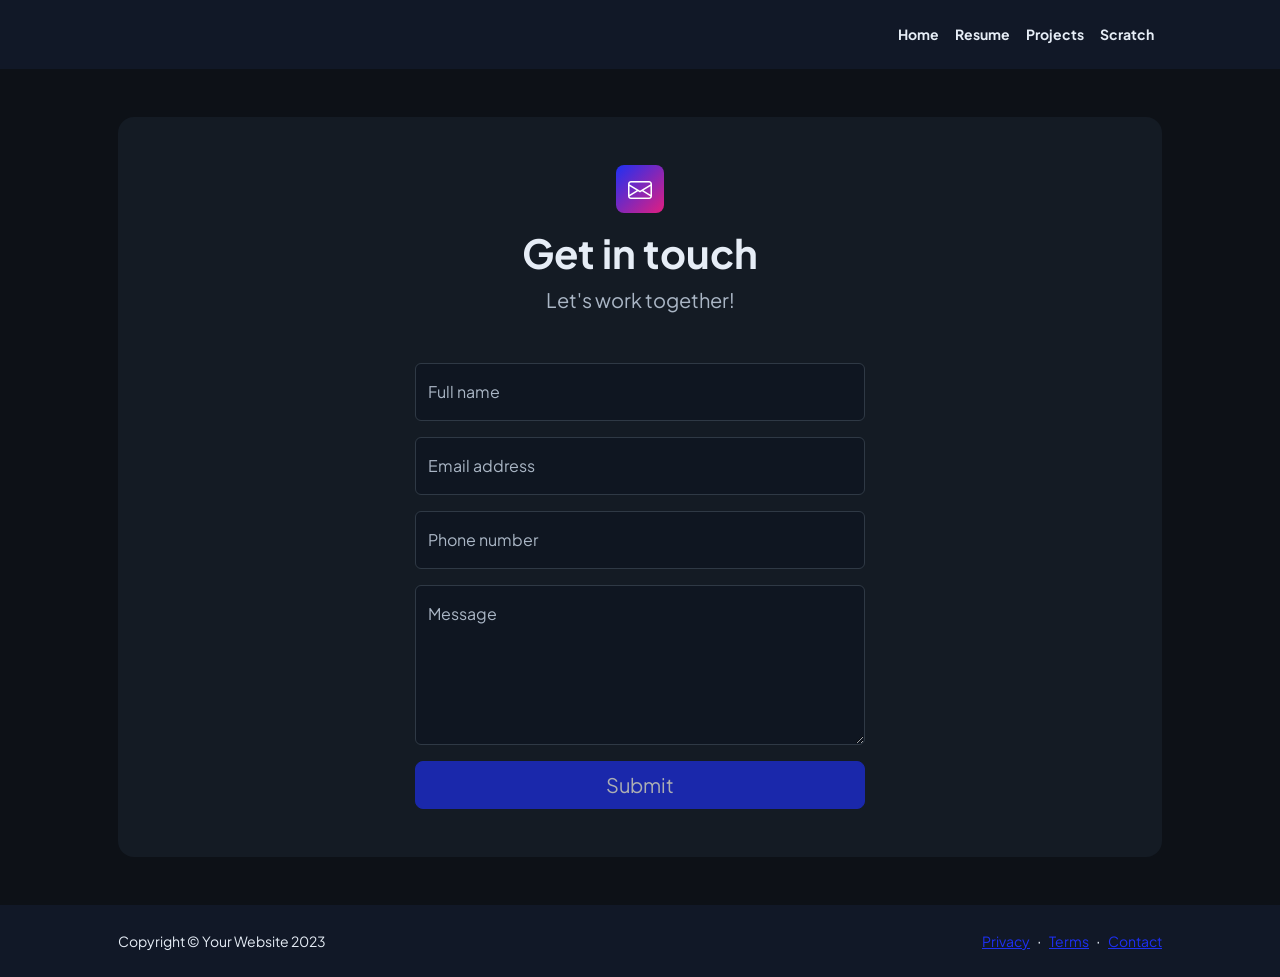
<file: contact.html>
<!DOCTYPE html>
<html lang="en">
    <head>
        <meta charset="utf-8" />
        <meta name="viewport" content="width=device-width, initial-scale=1, shrink-to-fit=no" />
        <meta name="description" content />
        <meta name="author" content />
        <title>Modern Business - Start Bootstrap Template</title>
        <!-- Favicon-->
        <link rel="icon" type="image/x-icon" href="assets/favicon.ico" />
        <!-- Custom Google font-->
        <link rel="preconnect" href="https://fonts.googleapis.com" />
        <link rel="preconnect" href="https://fonts.gstatic.com" crossorigin />
        <link href="https://fonts.googleapis.com/css2?family=Plus+Jakarta+Sans:wght@100;200;300;400;500;600;700;800;900&amp;display=swap" rel="stylesheet" />
        <!-- Bootstrap icons-->
        <link href="https://cdn.jsdelivr.net/npm/bootstrap-icons@1.8.1/font/bootstrap-icons.css" rel="stylesheet" />
        <!-- Core theme CSS (includes Bootstrap)-->
        <link href="css/styles.css" rel="stylesheet" />
    </head>
    <body class="d-flex flex-column">
        <main class="flex-shrink-0">
            <!-- Navigation-->
            <nav class="navbar navbar-expand-lg navbar-light bg-white py-3">
                <div class="container px-5">
                    <button class="navbar-toggler" type="button" data-bs-toggle="collapse" data-bs-target="#navbarSupportedContent" aria-controls="navbarSupportedContent" aria-expanded="false" aria-label="Toggle navigation"><span class="navbar-toggler-icon"></span></button>
                    <div class="collapse navbar-collapse" id="navbarSupportedContent">
                        <ul class="navbar-nav ms-auto mb-2 mb-lg-0 small fw-bolder">
                            <li class="nav-item"><a class="nav-link" href="index.html">Home</a></li>
                            <li class="nav-item"><a class="nav-link" href="resume.html">Resume</a></li>
                            <li class="nav-item"><a class="nav-link" href="projects.html">Projects</a></li>
                            <li class="nav-item"><a class="nav-link" href="scratch.html">Scratch</a></li>
                        </ul>
                    </div>
                </div>
            </nav>
            <!-- Page content-->
            <section class="py-5">
                <div class="container px-5">
                    <!-- Contact form-->
                    <div class="bg-light rounded-4 py-5 px-4 px-md-5">
                        <div class="text-center mb-5">
                            <div class="feature bg-primary bg-gradient-primary-to-secondary text-white rounded-3 mb-3"><i class="bi bi-envelope"></i></div>
                            <h1 class="fw-bolder">Get in touch</h1>
                            <p class="lead fw-normal text-muted mb-0">Let's work together!</p>
                        </div>
                        <div class="row gx-5 justify-content-center">
                            <div class="col-lg-8 col-xl-6">
                                <!-- * * * * * * * * * * * * * * *-->
                                <!-- * * SB Forms Contact Form * *-->
                                <!-- * * * * * * * * * * * * * * *-->
                                <!-- This form is pre-integrated with SB Forms.-->
                                <!-- To make this form functional, sign up at-->
                                <!-- https://startbootstrap.com/solution/contact-forms-->
                                <!-- to get an API token!-->
                                <form id="contactForm" data-sb-form-api-token="API_TOKEN">
                                    <!-- Name input-->
                                    <div class="form-floating mb-3">
                                        <input class="form-control" id="name" type="text" placeholder="Enter your name..." data-sb-validations="required" />
                                        <label for="name">Full name</label>
                                        <div class="invalid-feedback" data-sb-feedback="name:required">A name is required.</div>
                                    </div>
                                    <!-- Email address input-->
                                    <div class="form-floating mb-3">
                                        <input class="form-control" id="email" type="email" placeholder="name@example.com" data-sb-validations="required,email" />
                                        <label for="email">Email address</label>
                                        <div class="invalid-feedback" data-sb-feedback="email:required">An email is required.</div>
                                        <div class="invalid-feedback" data-sb-feedback="email:email">Email is not valid.</div>
                                    </div>
                                    <!-- Phone number input-->
                                    <div class="form-floating mb-3">
                                        <input class="form-control" id="phone" type="tel" placeholder="(123) 456-7890" data-sb-validations="required" />
                                        <label for="phone">Phone number</label>
                                        <div class="invalid-feedback" data-sb-feedback="phone:required">A phone number is required.</div>
                                    </div>
                                    <!-- Message input-->
                                    <div class="form-floating mb-3">
                                        <textarea class="form-control" id="message" type="text" placeholder="Enter your message here..." style="height: 10rem" data-sb-validations="required"></textarea>
                                        <label for="message">Message</label>
                                        <div class="invalid-feedback" data-sb-feedback="message:required">A message is required.</div>
                                    </div>
                                    <!-- Submit success message-->
                                    <!---->
                                    <!-- This is what your users will see when the form-->
                                    <!-- has successfully submitted-->
                                    <div class="d-none" id="submitSuccessMessage">
                                        <div class="text-center mb-3">
                                            <div class="fw-bolder">Form submission successful!</div>
                                            To activate this form, sign up at
                                            <br />
                                            <a href="https://startbootstrap.com/solution/contact-forms">https://startbootstrap.com/solution/contact-forms</a>
                                        </div>
                                    </div>
                                    <!-- Submit error message-->
                                    <!---->
                                    <!-- This is what your users will see when there is-->
                                    <!-- an error submitting the form-->
                                    <div class="d-none" id="submitErrorMessage"><div class="text-center text-danger mb-3">Error sending message!</div></div>
                                    <!-- Submit Button-->
                                    <div class="d-grid"><button class="btn btn-primary btn-lg disabled" id="submitButton" type="submit">Submit</button></div>
                                </form>
                            </div>
                        </div>
                    </div>
                </div>
            </section>
        </main>
        <!-- Footer-->
        <footer class="bg-white py-4 mt-auto">
            <div class="container px-5">
                <div class="row align-items-center justify-content-between flex-column flex-sm-row">
                    <div class="col-auto"><div class="small m-0">Copyright &copy; Your Website 2023</div></div>
                    <div class="col-auto">
                        <a class="small" href="#!">Privacy</a>
                        <span class="mx-1">&middot;</span>
                        <a class="small" href="#!">Terms</a>
                        <span class="mx-1">&middot;</span>
                        <a class="small" href="#!">Contact</a>
                    </div>
                </div>
            </div>
        </footer>
        <!-- Bootstrap core JS-->
        <script src="https://cdn.jsdelivr.net/npm/bootstrap@5.2.3/dist/js/bootstrap.bundle.min.js"></script>
        <!-- Core theme JS-->
        <script src="js/scripts.js"></script>
        <!-- * * * * * * * * * * * * * * * * * * * * * * * * * * * * * * * * * * * * * * * *-->
        <!-- * *                               SB Forms JS                               * *-->
        <!-- * * Activate your form at https://startbootstrap.com/solution/contact-forms * *-->
        <!-- * * * * * * * * * * * * * * * * * * * * * * * * * * * * * * * * * * * * * * * *-->
        <script src="https://cdn.startbootstrap.com/sb-forms-latest.js"></script>
    </body>
</html>
</file>
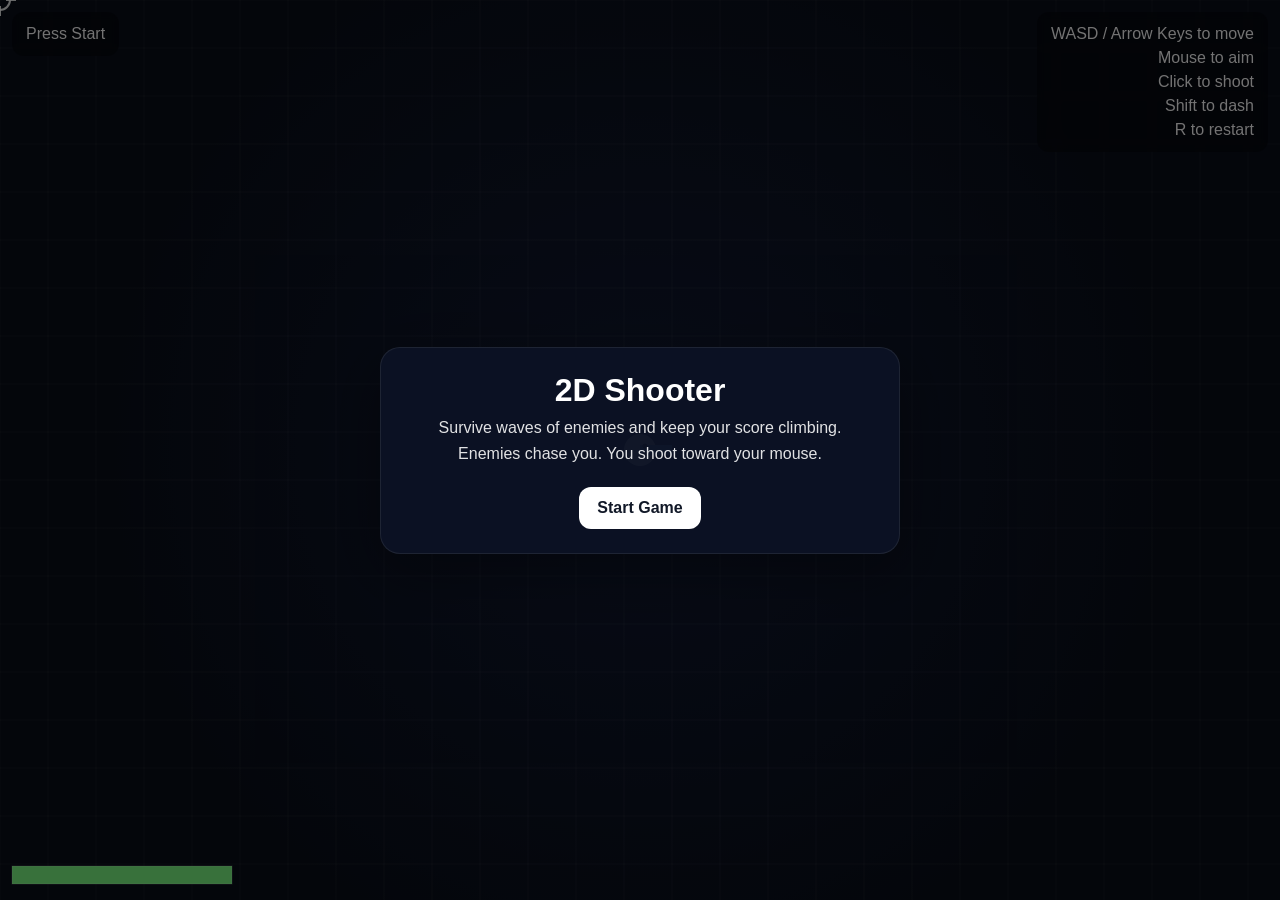
<file: game.html>
<!DOCTYPE html>
<html lang="en">
<head>
  <meta charset="UTF-8" />
  <meta name="viewport" content="width=device-width, initial-scale=1.0" />
  <title>2D Shooter</title>
  <style>
    * { box-sizing: border-box; }
    html, body {
      margin: 0;
      padding: 0;
      overflow: hidden;
      background: #0b1020;
      font-family: Arial, Helvetica, sans-serif;
      color: white;
    }
    canvas {
      display: block;
      background: radial-gradient(circle at center, #111a33 0%, #090d18 70%);
      cursor: crosshair;
    }
    .hud {
      position: fixed;
      top: 12px;
      left: 12px;
      z-index: 10;
      background: rgba(0, 0, 0, 0.35);
      padding: 10px 14px;
      border-radius: 12px;
      backdrop-filter: blur(4px);
      line-height: 1.5;
      user-select: none;
    }
    .help {
      position: fixed;
      right: 12px;
      top: 12px;
      z-index: 10;
      background: rgba(0, 0, 0, 0.35);
      padding: 10px 14px;
      border-radius: 12px;
      backdrop-filter: blur(4px);
      text-align: right;
      line-height: 1.5;
      user-select: none;
    }
    .overlay {
      position: fixed;
      inset: 0;
      display: flex;
      align-items: center;
      justify-content: center;
      background: rgba(0, 0, 0, 0.55);
      z-index: 20;
    }
    .panel {
      width: min(520px, calc(100vw - 32px));
      background: rgba(12, 18, 36, 0.95);
      border: 1px solid rgba(255,255,255,0.08);
      border-radius: 20px;
      padding: 24px;
      box-shadow: 0 18px 60px rgba(0,0,0,0.35);
      text-align: center;
    }
    .panel h1 {
      margin: 0 0 10px;
      font-size: 32px;
    }
    .panel p {
      margin: 8px 0;
      color: rgba(255,255,255,0.88);
    }
    button {
      margin-top: 16px;
      padding: 12px 18px;
      border: none;
      border-radius: 12px;
      background: white;
      color: #111827;
      font-weight: 700;
      font-size: 16px;
      cursor: pointer;
    }
    button:hover { transform: translateY(-1px); }
  </style>
</head>
<body>
  <div class="hud" id="hud"></div>
  <div class="help">
    WASD / Arrow Keys to move<br />
    Mouse to aim<br />
    Click to shoot<br />
    Shift to dash<br />
    R to restart
  </div>
  <canvas id="game"></canvas>

  <div class="overlay" id="startOverlay">
    <div class="panel">
      <h1>2D Shooter</h1>
      <p>Survive waves of enemies and keep your score climbing.</p>
      <p>Enemies chase you. You shoot toward your mouse.</p>
      <button id="startBtn">Start Game</button>
    </div>
  </div>

  <div class="overlay" id="gameOverOverlay" style="display:none;">
    <div class="panel">
      <h1>Game Over</h1>
      <p id="finalScore">Score: 0</p>
      <p id="finalWave">Wave: 1</p>
      <button id="restartBtn">Play Again</button>
    </div>
  </div>

  <script>
    const canvas = document.getElementById('game');
    const ctx = canvas.getContext('2d');
    const hud = document.getElementById('hud');
    const startOverlay = document.getElementById('startOverlay');
    const gameOverOverlay = document.getElementById('gameOverOverlay');
    const finalScore = document.getElementById('finalScore');
    const finalWave = document.getElementById('finalWave');
    const startBtn = document.getElementById('startBtn');
    const restartBtn = document.getElementById('restartBtn');

    function resizeCanvas() {
      canvas.width = window.innerWidth;
      canvas.height = window.innerHeight;
    }
    window.addEventListener('resize', resizeCanvas);
    resizeCanvas();

    const input = {
      up: false,
      down: false,
      left: false,
      right: false,
      shoot: false,
      dash: false,
      mouseX: 0,
      mouseY: 0,
    };

    const keysDown = new Set();

    window.addEventListener('keydown', (e) => {
      keysDown.add(e.key.toLowerCase());
      if (e.key.toLowerCase() === 'r' && state.gameOver) restartGame();
    });

    window.addEventListener('keyup', (e) => {
      keysDown.delete(e.key.toLowerCase());
    });

    canvas.addEventListener('mousemove', (e) => {
      input.mouseX = e.clientX;
      input.mouseY = e.clientY;
    });
    canvas.addEventListener('mousedown', () => input.shoot = true);
    window.addEventListener('mouseup', () => input.shoot = false);

    function syncInput() {
      input.up = keysDown.has('w') || keysDown.has('arrowup');
      input.down = keysDown.has('s') || keysDown.has('arrowdown');
      input.left = keysDown.has('a') || keysDown.has('arrowleft');
      input.right = keysDown.has('d') || keysDown.has('arrowright');
      input.dash = keysDown.has('shift');
    }

    function clamp(v, min, max) {
      return Math.max(min, Math.min(max, v));
    }

    function dist(ax, ay, bx, by) {
      return Math.hypot(ax - bx, ay - by);
    }

    function rand(min, max) {
      return Math.random() * (max - min) + min;
    }

    function circleCollision(a, b) {
      return dist(a.x, a.y, b.x, b.y) < a.r + b.r;
    }

    let state;

    function createState() {
      return {
        running: false,
        gameOver: false,
        time: 0,
        score: 0,
        wave: 1,
        killsThisWave: 0,
        particles: [],
        bullets: [],
        enemies: [],
        pickups: [],
        spawnTimer: 0,
        player: {
          x: canvas.width / 2,
          y: canvas.height / 2,
          r: 16,
          speed: 280,
          hp: 100,
          maxHp: 100,
          angle: 0,
          shootCooldown: 0,
          shootRate: 0.16,
          bulletSpeed: 760,
          bulletDamage: 34,
          dashCooldown: 0,
          dashTimer: 0,
          invuln: 0,
        },
      };
    }

    function resetGameObjects() {
      state = createState();
    }

    function startGame() {
      resetGameObjects();
      state.running = true;
      startOverlay.style.display = 'none';
      gameOverOverlay.style.display = 'none';
    }

    function restartGame() {
      startGame();
    }

    startBtn.addEventListener('click', startGame);
    restartBtn.addEventListener('click', restartGame);

    function spawnEnemy() {
      const edge = Math.floor(Math.random() * 4);
      let x, y;
      const margin = 50;
      if (edge === 0) { x = rand(-margin, canvas.width + margin); y = -margin; }
      else if (edge === 1) { x = canvas.width + margin; y = rand(-margin, canvas.height + margin); }
      else if (edge === 2) { x = rand(-margin, canvas.width + margin); y = canvas.height + margin; }
      else { x = -margin; y = rand(-margin, canvas.height + margin); }

      const scale = 1 + (state.wave - 1) * 0.12;
      const typeRoll = Math.random();
      let enemy;

      if (typeRoll < 0.14 + state.wave * 0.01) {
        enemy = {
          type: 'tank',
          x, y,
          r: 22,
          speed: 80 * scale,
          hp: 120 * scale,
          damage: 20,
          color: '#ff6b6b',
          hitFlash: 0,
        };
      } else if (typeRoll < 0.34) {
        enemy = {
          type: 'fast',
          x, y,
          r: 12,
          speed: 175 * scale,
          hp: 34 * scale,
          damage: 10,
          color: '#ffd166',
          hitFlash: 0,
        };
      } else {
        enemy = {
          type: 'basic',
          x, y,
          r: 16,
          speed: 115 * scale,
          hp: 58 * scale,
          damage: 14,
          color: '#7bdff2',
          hitFlash: 0,
        };
      }

      state.enemies.push(enemy);
    }

    function shootBullet() {
      const p = state.player;
      const angle = Math.atan2(input.mouseY - p.y, input.mouseX - p.x);
      p.angle = angle;
      state.bullets.push({
        x: p.x + Math.cos(angle) * (p.r + 6),
        y: p.y + Math.sin(angle) * (p.r + 6),
        vx: Math.cos(angle) * p.bulletSpeed,
        vy: Math.sin(angle) * p.bulletSpeed,
        r: 4,
        life: 1.2,
        damage: p.bulletDamage,
      });
    }

    function burst(x, y, count, speed) {
      for (let i = 0; i < count; i++) {
        const a = Math.random() * Math.PI * 2;
        const s = Math.random() * speed;
        state.particles.push({
          x,
          y,
          vx: Math.cos(a) * s,
          vy: Math.sin(a) * s,
          life: rand(0.2, 0.6),
          maxLife: 0.6,
          r: rand(1, 3),
        });
      }
    }

    function maybeDropPickup(x, y) {
      if (Math.random() < 0.13) {
        state.pickups.push({
          x,
          y,
          r: 10,
          kind: Math.random() < 0.7 ? 'heal' : 'rapid',
          life: 10,
        });
      }
    }

    function update(dt) {
      syncInput();
      if (!state.running || state.gameOver) return;

      const p = state.player;
      state.time += dt;
      p.shootCooldown -= dt;
      p.dashCooldown -= dt;
      p.dashTimer -= dt;
      p.invuln -= dt;

      let dx = 0;
      let dy = 0;
      if (input.up) dy -= 1;
      if (input.down) dy += 1;
      if (input.left) dx -= 1;
      if (input.right) dx += 1;
      const len = Math.hypot(dx, dy) || 1;
      dx /= len;
      dy /= len;

      let moveSpeed = p.speed;
      if (input.dash && p.dashCooldown <= 0) {
        p.dashTimer = 0.12;
        p.dashCooldown = 1.2;
        p.invuln = 0.16;
      }
      if (p.dashTimer > 0) moveSpeed = 680;

      p.x += dx * moveSpeed * dt;
      p.y += dy * moveSpeed * dt;
      p.x = clamp(p.x, p.r, canvas.width - p.r);
      p.y = clamp(p.y, p.r, canvas.height - p.r);
      p.angle = Math.atan2(input.mouseY - p.y, input.mouseX - p.x);

      if (input.shoot && p.shootCooldown <= 0) {
        shootBullet();
        p.shootCooldown = p.shootRate;
      }

      const baseSpawnRate = Math.max(0.25, 1.0 - state.wave * 0.06);
      state.spawnTimer -= dt;
      if (state.spawnTimer <= 0) {
        spawnEnemy();
        state.spawnTimer = rand(baseSpawnRate * 0.65, baseSpawnRate * 1.15);
      }

      for (let i = state.bullets.length - 1; i >= 0; i--) {
        const b = state.bullets[i];
        b.x += b.vx * dt;
        b.y += b.vy * dt;
        b.life -= dt;
        if (
          b.life <= 0 ||
          b.x < -20 || b.x > canvas.width + 20 ||
          b.y < -20 || b.y > canvas.height + 20
        ) {
          state.bullets.splice(i, 1);
        }
      }

      for (let i = state.enemies.length - 1; i >= 0; i--) {
        const e = state.enemies[i];
        e.hitFlash -= dt;
        const ang = Math.atan2(p.y - e.y, p.x - e.x);
        e.x += Math.cos(ang) * e.speed * dt;
        e.y += Math.sin(ang) * e.speed * dt;

        for (let j = state.bullets.length - 1; j >= 0; j--) {
          const b = state.bullets[j];
          if (circleCollision(e, b)) {
            e.hp -= b.damage;
            e.hitFlash = 0.08;
            burst(b.x, b.y, 5, 90);
            state.bullets.splice(j, 1);
            if (e.hp <= 0) {
              burst(e.x, e.y, 18, 150);
              maybeDropPickup(e.x, e.y);
              const points = e.type === 'tank' ? 30 : e.type === 'fast' ? 15 : 20;
              state.score += points;
              state.killsThisWave += 1;
              state.enemies.splice(i, 1);
              break;
            }
          }
        }
      }

      for (let i = state.enemies.length - 1; i >= 0; i--) {
        const e = state.enemies[i];
        if (circleCollision(e, p) && p.invuln <= 0) {
          p.hp -= e.damage;
          p.invuln = 0.5;
          const ang = Math.atan2(p.y - e.y, p.x - e.x);
          p.x += Math.cos(ang) * 28;
          p.y += Math.sin(ang) * 28;
          burst(p.x, p.y, 12, 160);
          if (p.hp <= 0) {
            p.hp = 0;
            state.gameOver = true;
            state.running = false;
            finalScore.textContent = `Score: ${state.score}`;
            finalWave.textContent = `Wave: ${state.wave}`;
            gameOverOverlay.style.display = 'flex';
            return;
          }
        }
      }

      for (let i = state.pickups.length - 1; i >= 0; i--) {
        const item = state.pickups[i];
        item.life -= dt;
        if (item.life <= 0) {
          state.pickups.splice(i, 1);
          continue;
        }
        if (circleCollision(item, p)) {
          if (item.kind === 'heal') {
            p.hp = Math.min(p.maxHp, p.hp + 22);
          } else {
            p.shootRate = Math.max(0.08, p.shootRate - 0.015);
          }
          burst(item.x, item.y, 14, 140);
          state.pickups.splice(i, 1);
        }
      }

      for (let i = state.particles.length - 1; i >= 0; i--) {
        const pt = state.particles[i];
        pt.x += pt.vx * dt;
        pt.y += pt.vy * dt;
        pt.vx *= 0.98;
        pt.vy *= 0.98;
        pt.life -= dt;
        if (pt.life <= 0) state.particles.splice(i, 1);
      }

      const waveThreshold = 10 + (state.wave - 1) * 6;
      if (state.killsThisWave >= waveThreshold) {
        state.wave += 1;
        state.killsThisWave = 0;
      }

      hud.innerHTML = `
        <strong>Score:</strong> ${state.score}<br>
        <strong>Wave:</strong> ${state.wave}<br>
        <strong>Health:</strong> ${Math.ceil(p.hp)} / ${p.maxHp}<br>
        <strong>Fire Rate:</strong> ${p.shootRate.toFixed(2)}s<br>
        <strong>Dash:</strong> ${p.dashCooldown > 0 ? p.dashCooldown.toFixed(1) + 's' : 'Ready'}
      `;
    }

    function drawGrid() {
      const gap = 48;
      ctx.save();
      ctx.strokeStyle = 'rgba(255,255,255,0.05)';
      ctx.lineWidth = 1;
      for (let x = 0; x < canvas.width; x += gap) {
        ctx.beginPath();
        ctx.moveTo(x, 0);
        ctx.lineTo(x, canvas.height);
        ctx.stroke();
      }
      for (let y = 0; y < canvas.height; y += gap) {
        ctx.beginPath();
        ctx.moveTo(0, y);
        ctx.lineTo(canvas.width, y);
        ctx.stroke();
      }
      ctx.restore();
    }

    function drawPlayer() {
      const p = state.player;
      ctx.save();
      ctx.translate(p.x, p.y);
      ctx.rotate(p.angle);

      if (p.invuln > 0) {
        ctx.globalAlpha = 0.6 + Math.sin(performance.now() * 0.03) * 0.2;
      }

      ctx.fillStyle = '#ffffff';
      ctx.beginPath();
      ctx.arc(0, 0, p.r, 0, Math.PI * 2);
      ctx.fill();

      ctx.fillStyle = '#58a6ff';
      ctx.fillRect(0, -5, p.r + 16, 10);

      ctx.fillStyle = '#0b1020';
      ctx.beginPath();
      ctx.arc(5, -4, 2.5, 0, Math.PI * 2);
      ctx.arc(5, 4, 2.5, 0, Math.PI * 2);
      ctx.fill();

      ctx.restore();
    }

    function drawEnemies() {
      for (const e of state.enemies) {
        ctx.save();
        ctx.translate(e.x, e.y);
        ctx.fillStyle = e.hitFlash > 0 ? '#ffffff' : e.color;
        ctx.beginPath();
        ctx.arc(0, 0, e.r, 0, Math.PI * 2);
        ctx.fill();

        const hpW = e.r * 2;
        ctx.fillStyle = 'rgba(0,0,0,0.35)';
        ctx.fillRect(-e.r, -e.r - 12, hpW, 5);
        ctx.fillStyle = '#7CFC84';
        const maxHp = e.type === 'tank' ? 120 * (1 + (state.wave - 1) * 0.12)
                     : e.type === 'fast' ? 34 * (1 + (state.wave - 1) * 0.12)
                     : 58 * (1 + (state.wave - 1) * 0.12);
        ctx.fillRect(-e.r, -e.r - 12, hpW * Math.max(0, e.hp / maxHp), 5);
        ctx.restore();
      }
    }

    function drawBullets() {
      ctx.fillStyle = '#ffffff';
      for (const b of state.bullets) {
        ctx.beginPath();
        ctx.arc(b.x, b.y, b.r, 0, Math.PI * 2);
        ctx.fill();
      }
    }

    function drawPickups() {
      for (const item of state.pickups) {
        ctx.save();
        ctx.translate(item.x, item.y);
        ctx.fillStyle = item.kind === 'heal' ? '#7CFC84' : '#ffd166';
        ctx.beginPath();
        ctx.arc(0, 0, item.r, 0, Math.PI * 2);
        ctx.fill();
        ctx.fillStyle = '#111827';
        if (item.kind === 'heal') {
          ctx.fillRect(-2, -6, 4, 12);
          ctx.fillRect(-6, -2, 12, 4);
        } else {
          ctx.fillRect(-5, -2, 10, 4);
          ctx.fillRect(1, -6, 4, 12);
        }
        ctx.restore();
      }
    }

    function drawParticles() {
      ctx.fillStyle = 'rgba(255,255,255,0.8)';
      for (const pt of state.particles) {
        ctx.globalAlpha = Math.max(0, pt.life / pt.maxLife);
        ctx.beginPath();
        ctx.arc(pt.x, pt.y, pt.r, 0, Math.PI * 2);
        ctx.fill();
      }
      ctx.globalAlpha = 1;
    }

    function drawCrosshair() {
      const x = input.mouseX;
      const y = input.mouseY;
      ctx.save();
      ctx.strokeStyle = 'rgba(255,255,255,0.9)';
      ctx.lineWidth = 2;
      ctx.beginPath();
      ctx.arc(x, y, 10, 0, Math.PI * 2);
      ctx.stroke();
      ctx.beginPath();
      ctx.moveTo(x - 16, y);
      ctx.lineTo(x - 6, y);
      ctx.moveTo(x + 6, y);
      ctx.lineTo(x + 16, y);
      ctx.moveTo(x, y - 16);
      ctx.lineTo(x, y - 6);
      ctx.moveTo(x, y + 6);
      ctx.lineTo(x, y + 16);
      ctx.stroke();
      ctx.restore();
    }

    function drawHealthBar() {
      const p = state.player;
      const w = 220;
      const h = 18;
      const x = 12;
      const y = canvas.height - 34;
      ctx.fillStyle = 'rgba(0,0,0,0.35)';
      ctx.fillRect(x, y, w, h);
      ctx.fillStyle = '#7CFC84';
      ctx.fillRect(x, y, w * (p.hp / p.maxHp), h);
      ctx.strokeStyle = 'rgba(255,255,255,0.2)';
      ctx.strokeRect(x, y, w, h);
    }

    function render() {
      ctx.clearRect(0, 0, canvas.width, canvas.height);
      drawGrid();

      if (state) {
        drawPickups();
        drawBullets();
        drawEnemies();
        drawParticles();
        drawPlayer();
        drawHealthBar();
      }

      drawCrosshair();
    }

    let last = performance.now();
    resetGameObjects();
    hud.innerHTML = 'Press Start';

    function loop(now) {
      const dt = Math.min(0.033, (now - last) / 1000);
      last = now;
      update(dt);
      render();
      requestAnimationFrame(loop);
    }

    requestAnimationFrame(loop);
  </script>
</body>
</html>
</file>
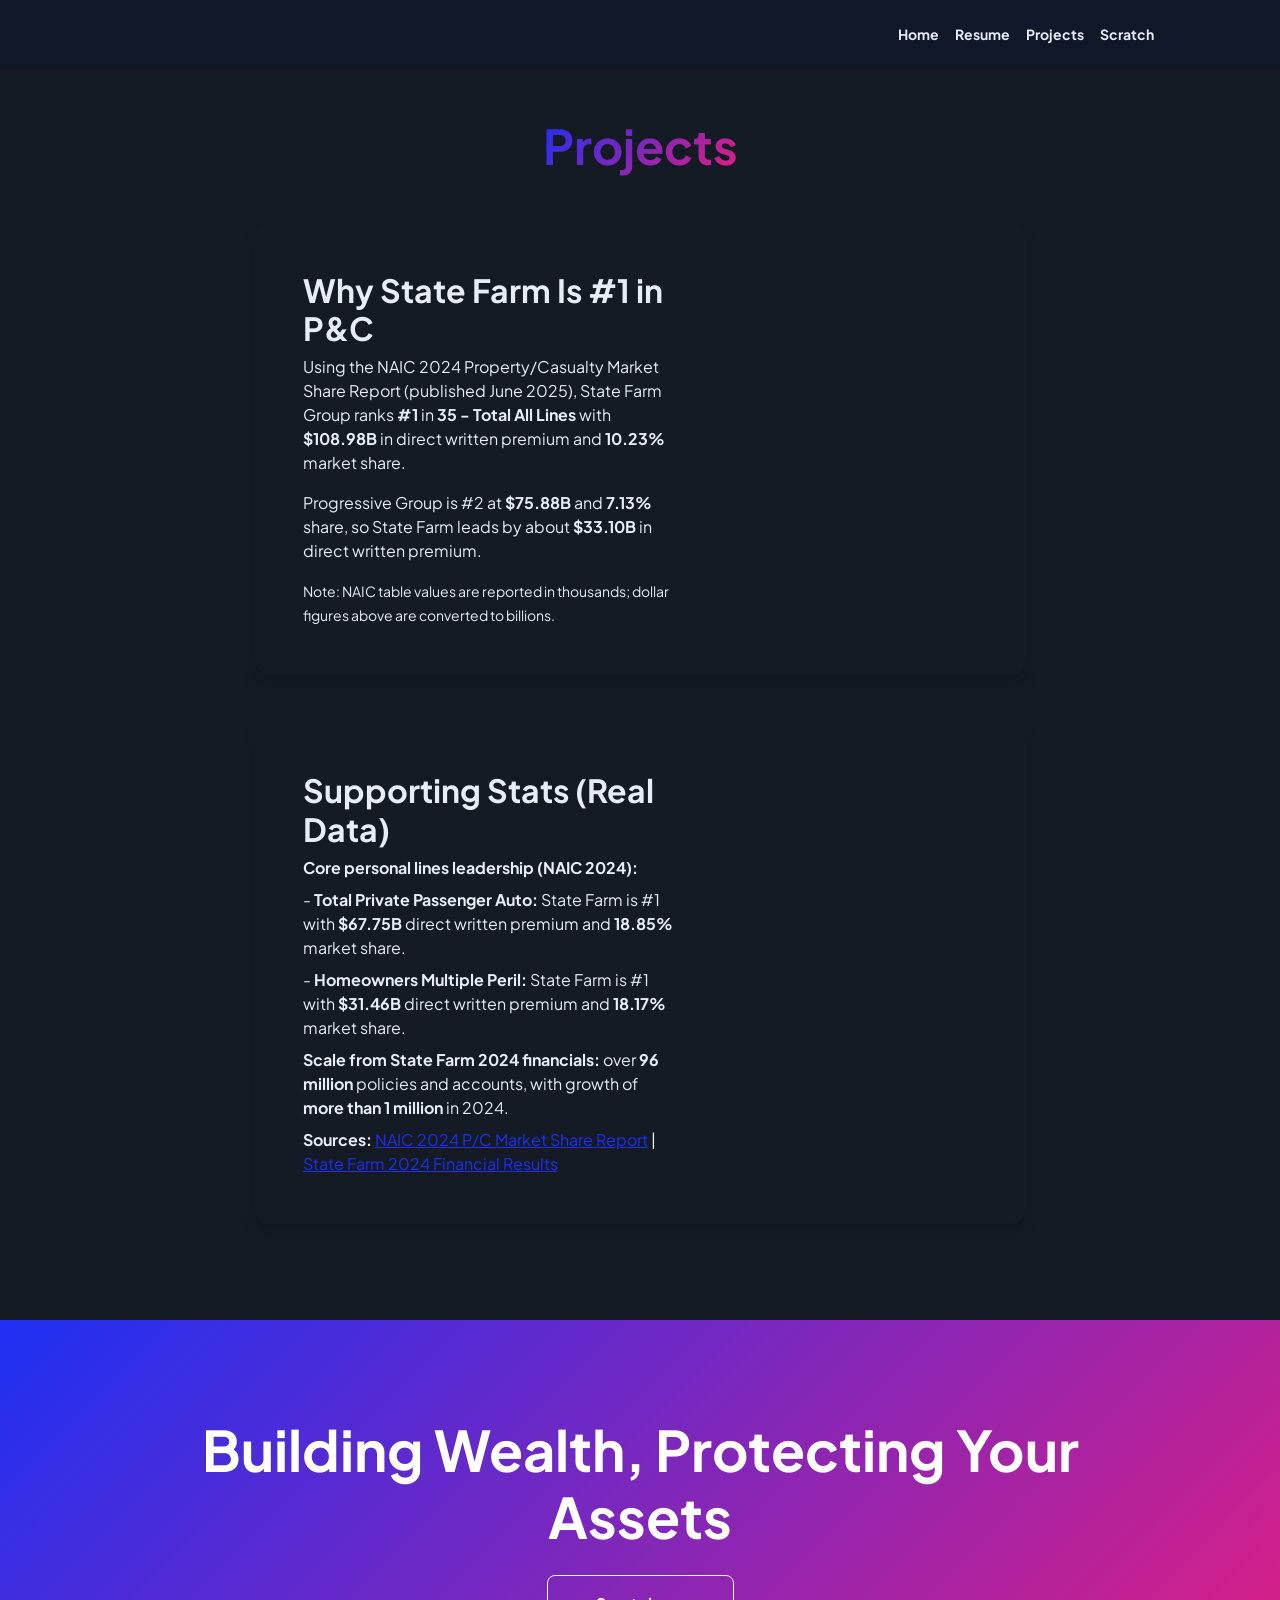
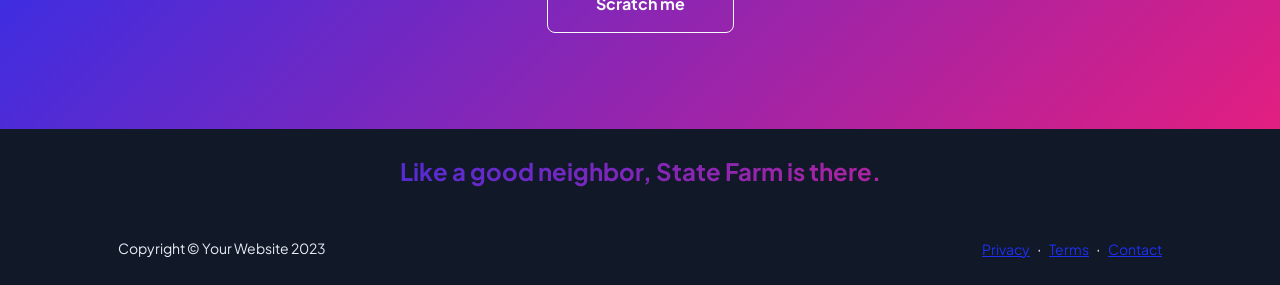
<file: projects.html>
<!DOCTYPE html>
<html lang="en">
    <head>
        <meta charset="utf-8" />
        <meta name="viewport" content="width=device-width, initial-scale=1, shrink-to-fit=no" />
        <meta name="description" content="" />
        <meta name="author" content="" />
        <title>Modern Business - Start Bootstrap Template</title>
        <!-- Favicon-->
        <link rel="icon" type="image/x-icon" href="assets/favicon.ico" />
        <!-- Custom Google font-->
        <link rel="preconnect" href="https://fonts.googleapis.com" />
        <link rel="preconnect" href="https://fonts.gstatic.com" crossorigin />
        <link href="https://fonts.googleapis.com/css2?family=Plus+Jakarta+Sans:wght@100;200;300;400;500;600;700;800;900&amp;display=swap" rel="stylesheet" />
        <!-- Bootstrap icons-->
        <link href="https://cdn.jsdelivr.net/npm/bootstrap-icons@1.8.1/font/bootstrap-icons.css" rel="stylesheet" />
        <!-- Core theme CSS (includes Bootstrap)-->
        <link href="css/styles.css" rel="stylesheet" />
    </head>
    <body class="d-flex flex-column h-100 bg-light projects-page">
        <main class="flex-shrink-0">
            <!-- Navigation-->
            <nav class="navbar navbar-expand-lg navbar-light bg-white py-3">
                <div class="container px-5">
                    <button class="navbar-toggler" type="button" data-bs-toggle="collapse" data-bs-target="#navbarSupportedContent" aria-controls="navbarSupportedContent" aria-expanded="false" aria-label="Toggle navigation"><span class="navbar-toggler-icon"></span></button>
                    <div class="collapse navbar-collapse" id="navbarSupportedContent">
                        <ul class="navbar-nav ms-auto mb-2 mb-lg-0 small fw-bolder">
                            <li class="nav-item"><a class="nav-link" href="index.html">Home</a></li>
                            <li class="nav-item"><a class="nav-link" href="resume.html">Resume</a></li>
                            <li class="nav-item"><a class="nav-link" href="projects.html">Projects</a></li>
                            <li class="nav-item"><a class="nav-link" href="scratch.html">Scratch</a></li>
                        </ul>
                    </div>
                </div>
            </nav>
            <!-- Projects Section-->
            <section class="py-5">
                <div class="container px-5 mb-5">
                    <div class="text-center mb-5">
                        <h1 class="display-5 fw-bolder mb-0"><span class="text-gradient d-inline">Projects</span></h1>
                    </div>
                    <div class="row gx-5 justify-content-center">
                        <div class="col-lg-11 col-xl-9 col-xxl-8">
                            <!-- Project Card 1-->
                            <div class="card overflow-hidden shadow rounded-4 border-0 mb-5">
                                <div class="card-body p-0">
                                    <div class="d-flex align-items-center">
                                        <div class="p-5">
                                            <h2 class="fw-bolder">Why State Farm Is #1 in P&amp;C</h2>
                                            <p>Using the NAIC 2024 Property/Casualty Market Share Report (published June 2025), State Farm Group ranks <strong>#1</strong> in <strong>35 - Total All Lines</strong> with <strong>$108.98B</strong> in direct written premium and <strong>10.23%</strong> market share.</p>
                                            <p>Progressive Group is #2 at <strong>$75.88B</strong> and <strong>7.13%</strong> share, so State Farm leads by about <strong>$33.10B</strong> in direct written premium.</p>
                                            <p class="mb-0"><small>Note: NAIC table values are reported in thousands; dollar figures above are converted to billions.</small></p>
                                        </div>
                                        <iframe width="560" height="315" src="https://www.youtube.com/embed/1h7d4EC671M?si=NCQoJuXDcDk9X6nm" title="YouTube video player" frameborder="0" allow="accelerometer; autoplay; clipboard-write; encrypted-media; gyroscope; picture-in-picture; web-share" referrerpolicy="strict-origin-when-cross-origin" allowfullscreen></iframe>
                                    </div>
                                </div>
                            </div>
                            <!-- Project Card 2-->
                            <div class="card overflow-hidden shadow rounded-4 border-0">
                                <div class="card-body p-0">
                                    <div class="d-flex align-items-center">
                                        <div class="p-5">
                                            <h2 class="fw-bolder">Supporting Stats (Real Data)</h2>
                                            <p class="mb-2"><strong>Core personal lines leadership (NAIC 2024):</strong></p>
                                            <p class="mb-2">- <strong>Total Private Passenger Auto:</strong> State Farm is #1 with <strong>$67.75B</strong> direct written premium and <strong>18.85%</strong> market share.</p>
                                            <p class="mb-2">- <strong>Homeowners Multiple Peril:</strong> State Farm is #1 with <strong>$31.46B</strong> direct written premium and <strong>18.17%</strong> market share.</p>
                                            <p class="mb-2"><strong>Scale from State Farm 2024 financials:</strong> over <strong>96 million</strong> policies and accounts, with growth of <strong>more than 1 million</strong> in 2024.</p>
                                            <p class="mb-0"><strong>Sources:</strong> <a href="https://content.naic.org/sites/default/files/publication-msr-pb-property-casualty.pdf" target="_blank" rel="noopener noreferrer">NAIC 2024 P/C Market Share Report</a> | <a href="https://newsroom.statefarm.com/2024-state-farm-financial-results/" target="_blank" rel="noopener noreferrer">State Farm 2024 Financial Results</a></p>
                                        </div>
                                        <iframe width="560" height="315" src="https://www.youtube.com/embed/k9pwSF8qrfU?si=796iYrUpn7SFJ2CR" title="YouTube video player" frameborder="0" allow="accelerometer; autoplay; clipboard-write; encrypted-media; gyroscope; picture-in-picture; web-share" referrerpolicy="strict-origin-when-cross-origin" allowfullscreen></iframe>
                                    </div>
                                </div>
                            </div>
                        </div>
                    </div>
                </div>
            </section>
            <!-- Call to action section-->
            <section class="py-5 bg-gradient-primary-to-secondary text-white">
                <div class="container px-5 my-5">
                    <div class="text-center">
                        <h2 class="display-4 fw-bolder mb-4">Building Wealth, Protecting Your Assets</h2>
                        <a class="btn btn-outline-light btn-lg px-5 py-3 fs-6 fw-bolder" href="scratch.html">Scratch me</a>
                    </div>
                </div>
            </section>
            <section class="py-4 bg-white">
                <div class="container px-5">
                    <p class="text-center fw-bolder fs-4 mb-0 text-gradient">Like a good neighbor, State Farm is there.</p>
                </div>
            </section>
        </main>
        <!-- Footer-->
        <footer class="bg-white py-4 mt-auto">
            <div class="container px-5">
                <div class="row align-items-center justify-content-between flex-column flex-sm-row">
                    <div class="col-auto"><div class="small m-0">Copyright &copy; Your Website 2023</div></div>
                    <div class="col-auto">
                        <a class="small" href="#!">Privacy</a>
                        <span class="mx-1">&middot;</span>
                        <a class="small" href="#!">Terms</a>
                        <span class="mx-1">&middot;</span>
                        <a class="small" href="#!">Contact</a>
                    </div>
                </div>
            </div>
        </footer>
        <!-- Bootstrap core JS-->
        <script src="https://cdn.jsdelivr.net/npm/bootstrap@5.2.3/dist/js/bootstrap.bundle.min.js"></script>
        <!-- Core theme JS-->
        <script src="js/scripts.js"></script>
    </body>
</html>
</file>
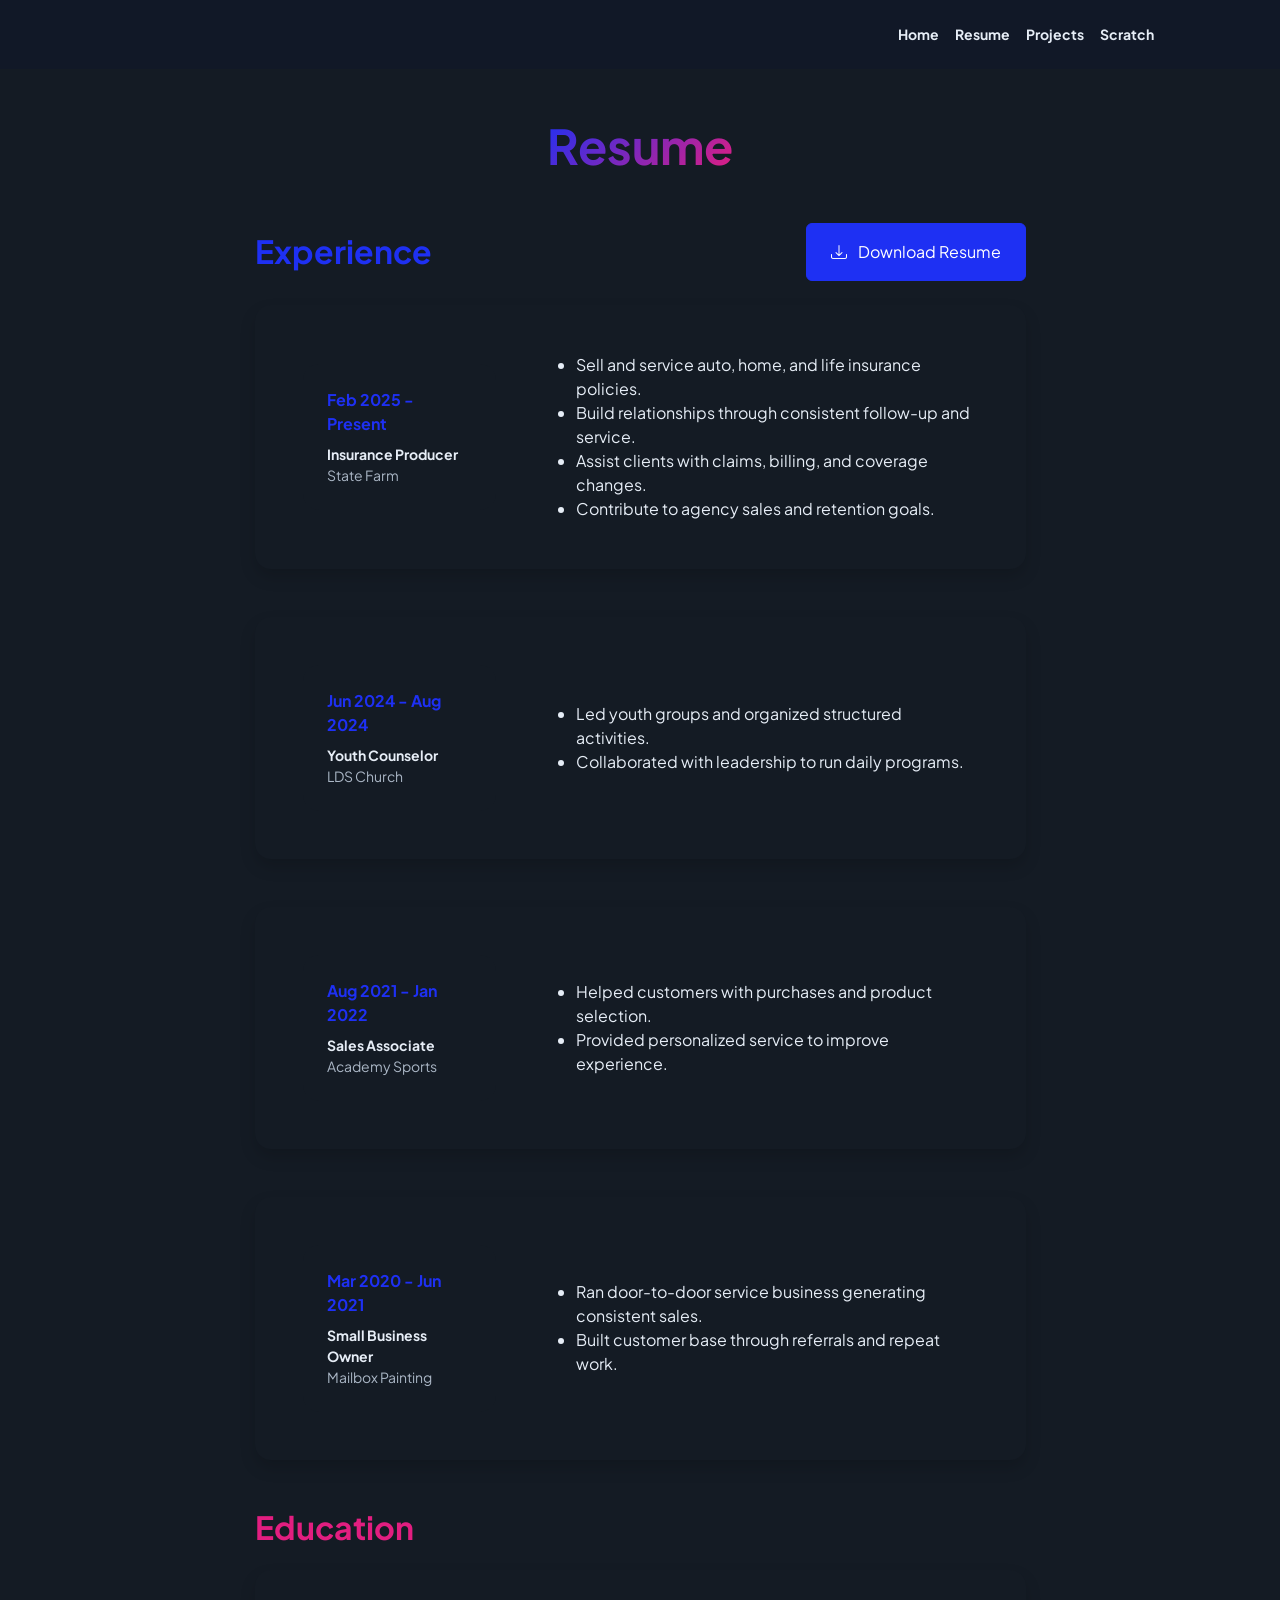
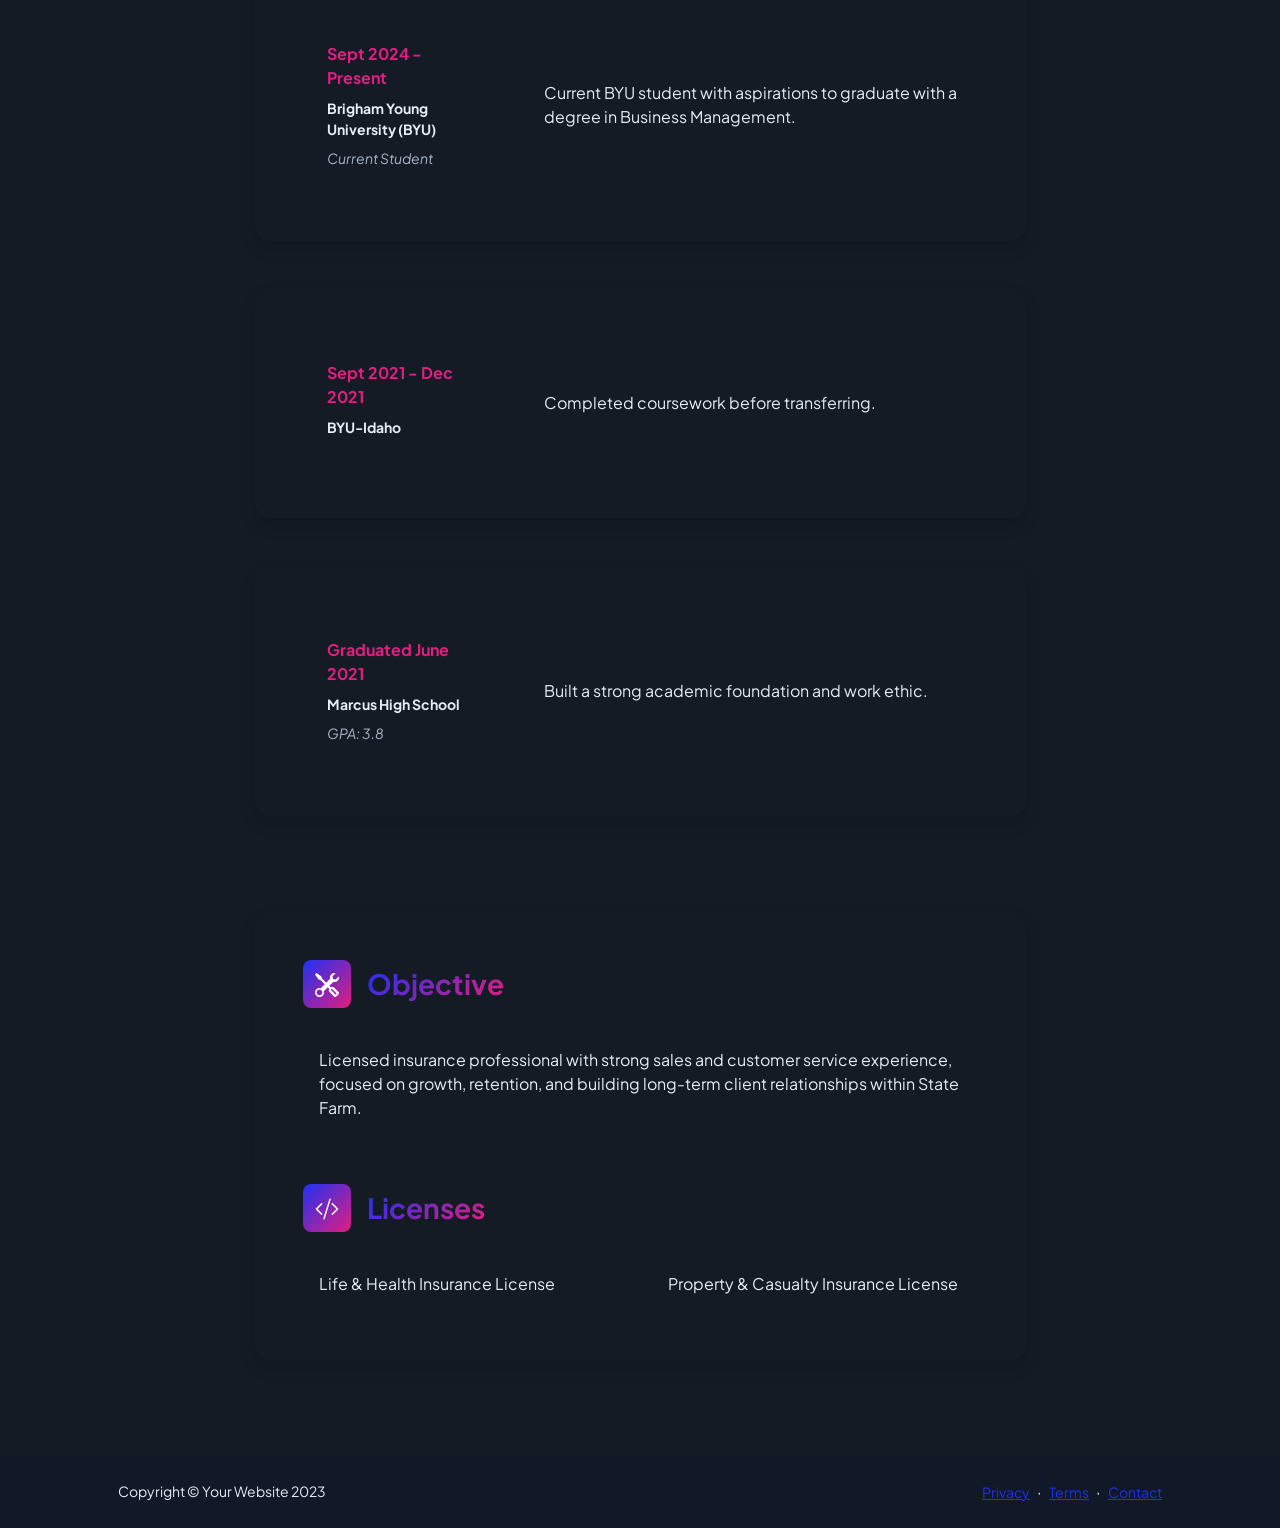
<file: resume.html>
<!DOCTYPE html>
<html lang="en">
    <head>
        <meta charset="utf-8" />
        <meta name="viewport" content="width=device-width, initial-scale=1, shrink-to-fit=no" />
        <meta name="description" content="" />
        <meta name="author" content="" />
        <title>Personal - Start Bootstrap Template</title>
        <!-- Favicon-->
        <link rel="icon" type="image/x-icon" href="assets/favicon.ico" />
        <!-- Custom Google font-->
        <link rel="preconnect" href="https://fonts.googleapis.com" />
        <link rel="preconnect" href="https://fonts.gstatic.com" crossorigin />
        <link href="https://fonts.googleapis.com/css2?family=Plus+Jakarta+Sans:wght@100;200;300;400;500;600;700;800;900&amp;display=swap" rel="stylesheet" />
        <!-- Bootstrap icons-->
        <link href="https://cdn.jsdelivr.net/npm/bootstrap-icons@1.8.1/font/bootstrap-icons.css" rel="stylesheet" />
        <!-- Core theme CSS (includes Bootstrap)-->
        <link href="css/styles.css" rel="stylesheet" />
    </head>
    <body class="d-flex flex-column h-100 bg-light resume-page">
        <main class="flex-shrink-0">
            <!-- Navigation-->
            <nav class="navbar navbar-expand-lg navbar-light bg-white py-3">
                <div class="container px-5">
                    <button class="navbar-toggler" type="button" data-bs-toggle="collapse" data-bs-target="#navbarSupportedContent" aria-controls="navbarSupportedContent" aria-expanded="false" aria-label="Toggle navigation"><span class="navbar-toggler-icon"></span></button>
                    <div class="collapse navbar-collapse" id="navbarSupportedContent">
                        <ul class="navbar-nav ms-auto mb-2 mb-lg-0 small fw-bolder">
                            <li class="nav-item"><a class="nav-link" href="index.html">Home</a></li>
                            <li class="nav-item"><a class="nav-link" href="resume.html">Resume</a></li>
                            <li class="nav-item"><a class="nav-link" href="projects.html">Projects</a></li>
                            <li class="nav-item"><a class="nav-link" href="scratch.html">Scratch</a></li>
                        </ul>
                    </div>
                </div>
            </nav>
            <!-- Page Content-->
            <div class="container px-5 my-5">
                <div class="text-center mb-5">
                    <h1 class="display-5 fw-bolder mb-0"><span class="text-gradient d-inline">Resume</span></h1>
                </div>
                <div class="row gx-5 justify-content-center">
                    <div class="col-lg-11 col-xl-9 col-xxl-8">
                        <!-- Experience Section-->
                        <section>
                            <div class="d-flex align-items-center justify-content-between mb-4">
                                <h2 class="text-primary fw-bolder mb-0">Experience</h2>
                                <a class="btn btn-primary px-4 py-3" href="#!">
                                    <div class="d-inline-block bi bi-download me-2"></div>
                                    Download Resume
                                </a>
                            </div>
                            <div class="card shadow border-0 rounded-4 mb-5">
                                <div class="card-body p-5">
                                    <div class="row align-items-center gx-5">
                                        <div class="col text-center text-lg-start mb-4 mb-lg-0">
                                            <div class="bg-light p-4 rounded-4">
                                                <div class="text-primary fw-bolder mb-2">Feb 2025 - Present</div>
                                                <div class="small fw-bolder">Insurance Producer</div>
                                                <div class="small text-muted">State Farm</div>
                                            </div>
                                        </div>
                                        <div class="col-lg-8">
                                            <ul class="mb-0">
                                                <li>Sell and service auto, home, and life insurance policies.</li>
                                                <li>Build relationships through consistent follow-up and service.</li>
                                                <li>Assist clients with claims, billing, and coverage changes.</li>
                                                <li>Contribute to agency sales and retention goals.</li>
                                            </ul>
                                        </div>
                                    </div>
                                </div>
                            </div>
                            <div class="card shadow border-0 rounded-4 mb-5">
                                <div class="card-body p-5">
                                    <div class="row align-items-center gx-5">
                                        <div class="col text-center text-lg-start mb-4 mb-lg-0">
                                            <div class="bg-light p-4 rounded-4">
                                                <div class="text-primary fw-bolder mb-2">Jun 2024 - Aug 2024</div>
                                                <div class="small fw-bolder">Youth Counselor</div>
                                                <div class="small text-muted">LDS Church</div>
                                            </div>
                                        </div>
                                        <div class="col-lg-8">
                                            <ul class="mb-0">
                                                <li>Led youth groups and organized structured activities.</li>
                                                <li>Collaborated with leadership to run daily programs.</li>
                                            </ul>
                                        </div>
                                    </div>
                                </div>
                            </div>
                            <div class="card shadow border-0 rounded-4 mb-5">
                                <div class="card-body p-5">
                                    <div class="row align-items-center gx-5">
                                        <div class="col text-center text-lg-start mb-4 mb-lg-0">
                                            <div class="bg-light p-4 rounded-4">
                                                <div class="text-primary fw-bolder mb-2">Aug 2021 - Jan 2022</div>
                                                <div class="small fw-bolder">Sales Associate</div>
                                                <div class="small text-muted">Academy Sports</div>
                                            </div>
                                        </div>
                                        <div class="col-lg-8">
                                            <ul class="mb-0">
                                                <li>Helped customers with purchases and product selection.</li>
                                                <li>Provided personalized service to improve experience.</li>
                                            </ul>
                                        </div>
                                    </div>
                                </div>
                            </div>
                            <div class="card shadow border-0 rounded-4 mb-5">
                                <div class="card-body p-5">
                                    <div class="row align-items-center gx-5">
                                        <div class="col text-center text-lg-start mb-4 mb-lg-0">
                                            <div class="bg-light p-4 rounded-4">
                                                <div class="text-primary fw-bolder mb-2">Mar 2020 - Jun 2021</div>
                                                <div class="small fw-bolder">Small Business Owner</div>
                                                <div class="small text-muted">Mailbox Painting</div>
                                            </div>
                                        </div>
                                        <div class="col-lg-8">
                                            <ul class="mb-0">
                                                <li>Ran door-to-door service business generating consistent sales.</li>
                                                <li>Built customer base through referrals and repeat work.</li>
                                            </ul>
                                        </div>
                                    </div>
                                </div>
                            </div>
                        </section>
                        <!-- Education Section-->
                        <section>
                            <h2 class="text-secondary fw-bolder mb-4">Education</h2>
                            <div class="card shadow border-0 rounded-4 mb-5">
                                <div class="card-body p-5">
                                    <div class="row align-items-center gx-5">
                                        <div class="col text-center text-lg-start mb-4 mb-lg-0">
                                            <div class="bg-light p-4 rounded-4">
                                                <div class="text-secondary fw-bolder mb-2">Sept 2024 - Present</div>
                                                <div class="mb-2">
                                                    <div class="small fw-bolder">Brigham Young University (BYU)</div>
                                                </div>
                                                <div class="fst-italic">
                                                    <div class="small text-muted">Current Student</div>
                                                </div>
                                            </div>
                                        </div>
                                        <div class="col-lg-8">
                                            <div>Current BYU student with aspirations to graduate with a degree in Business Management.</div>
                                        </div>
                                    </div>
                                </div>
                            </div>
                            <div class="card shadow border-0 rounded-4 mb-5">
                                <div class="card-body p-5">
                                    <div class="row align-items-center gx-5">
                                        <div class="col text-center text-lg-start mb-4 mb-lg-0">
                                            <div class="bg-light p-4 rounded-4">
                                                <div class="text-secondary fw-bolder mb-2">Sept 2021 - Dec 2021</div>
                                                <div class="mb-2">
                                                    <div class="small fw-bolder">BYU-Idaho</div>
                                                </div>
                                            </div>
                                        </div>
                                        <div class="col-lg-8">
                                            <div>Completed coursework before transferring.</div>
                                        </div>
                                    </div>
                                </div>
                            </div>
                            <div class="card shadow border-0 rounded-4 mb-5">
                                <div class="card-body p-5">
                                    <div class="row align-items-center gx-5">
                                        <div class="col text-center text-lg-start mb-4 mb-lg-0">
                                            <div class="bg-light p-4 rounded-4">
                                                <div class="text-secondary fw-bolder mb-2">Graduated June 2021</div>
                                                <div class="mb-2">
                                                    <div class="small fw-bolder">Marcus High School</div>
                                                </div>
                                                <div class="fst-italic">
                                                    <div class="small text-muted">GPA: 3.8</div>
                                                </div>
                                            </div>
                                        </div>
                                        <div class="col-lg-8">
                                            <div>Built a strong academic foundation and work ethic.</div>
                                        </div>
                                    </div>
                                </div>
                            </div>
                        </section>
                        <!-- Divider-->
                        <div class="pb-5"></div>
                        <!-- Skills Section-->
                        <section>
                            <!-- Skillset Card-->
                            <div class="card shadow border-0 rounded-4 mb-5">
                                <div class="card-body p-5">
                                    <!-- Objective-->
                                    <div class="mb-5">
                                        <div class="d-flex align-items-center mb-4">
                                            <div class="feature bg-primary bg-gradient-primary-to-secondary text-white rounded-3 me-3"><i class="bi bi-tools"></i></div>
                                            <h3 class="fw-bolder mb-0"><span class="text-gradient d-inline">Objective</span></h3>
                                        </div>
                                        <div class="row row-cols-1">
                                            <div class="col">
                                                <div class="d-flex align-items-center bg-light rounded-4 p-3 h-100">
                                                    Licensed insurance professional with strong sales and customer service experience, focused on growth, retention, and building long-term client relationships within State Farm.
                                                </div>
                                            </div>
                                        </div>
                                    </div>
                                    <!-- Licenses-->
                                    <div class="mb-0">
                                        <div class="d-flex align-items-center mb-4">
                                            <div class="feature bg-primary bg-gradient-primary-to-secondary text-white rounded-3 me-3"><i class="bi bi-code-slash"></i></div>
                                            <h3 class="fw-bolder mb-0"><span class="text-gradient d-inline">Licenses</span></h3>
                                        </div>
                                        <div class="row row-cols-1 row-cols-md-2">
                                            <div class="col mb-4 mb-md-0"><div class="d-flex align-items-center bg-light rounded-4 p-3 h-100">Life &amp; Health Insurance License</div></div>
                                            <div class="col"><div class="d-flex align-items-center bg-light rounded-4 p-3 h-100">Property &amp; Casualty Insurance License</div></div>
                                        </div>
                                    </div>
                                </div>
                            </div>
                        </section>
                    </div>
                </div>
            </div>
        </main>
        <!-- Footer-->
        <footer class="bg-white py-4 mt-auto">
            <div class="container px-5">
                <div class="row align-items-center justify-content-between flex-column flex-sm-row">
                    <div class="col-auto"><div class="small m-0">Copyright &copy; Your Website 2023</div></div>
                    <div class="col-auto">
                        <a class="small" href="#!">Privacy</a>
                        <span class="mx-1">&middot;</span>
                        <a class="small" href="#!">Terms</a>
                        <span class="mx-1">&middot;</span>
                        <a class="small" href="#!">Contact</a>
                    </div>
                </div>
            </div>
        </footer>
        <!-- Bootstrap core JS-->
        <script src="https://cdn.jsdelivr.net/npm/bootstrap@5.2.3/dist/js/bootstrap.bundle.min.js"></script>
        <!-- Core theme JS-->
        <script src="js/scripts.js"></script>
    </body>
</html>
</file>
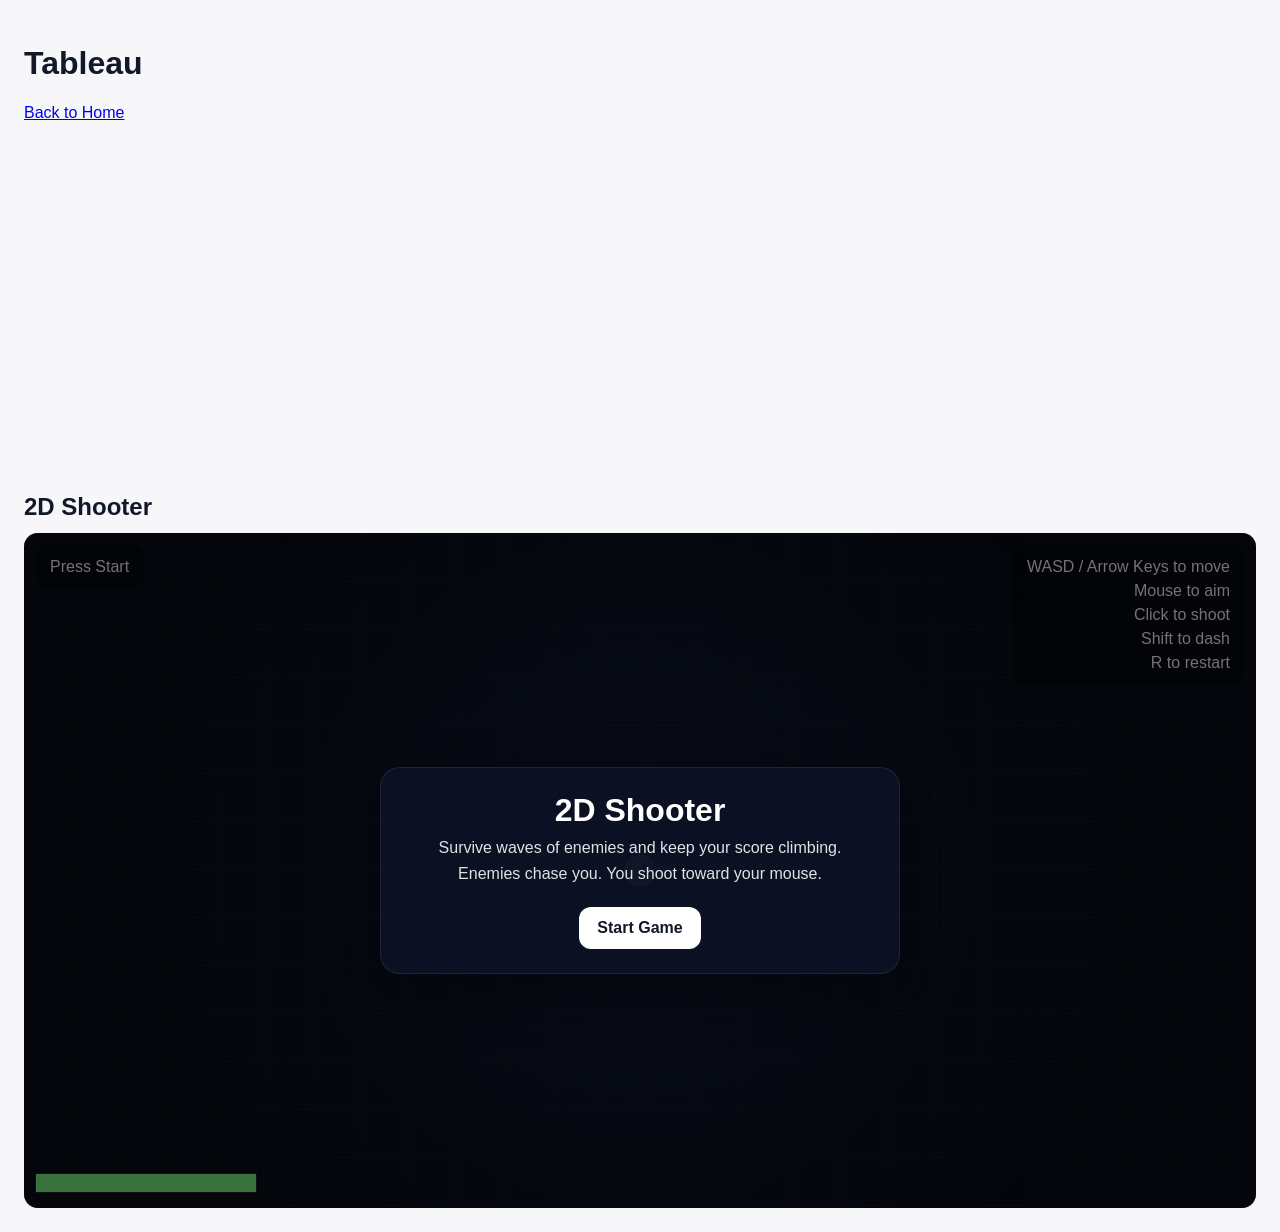
<file: scratch.html>
<!DOCTYPE html>
<html lang="en">

<head>
    <meta charset="UTF-8">
    <meta name="viewport" content="width=device-width, initial-scale=1.0">
    <title>Scratch</title>
    <style>
        body {
            margin: 0;
            padding: 24px;
            font-family: Arial, Helvetica, sans-serif;
            background: #f7f7f9;
            color: #111827;
        }

        .section-title {
            margin: 24px 0 12px;
        }

        .tableauPlaceholder {
            margin-bottom: 24px;
        }

        .video-embed {
            margin: 16px 0 28px;
        }

        .video-embed iframe {
            max-width: 100%;
        }

        .shooter-wrap {
            position: relative;
            width: 100%;
            height: 75vh;
            min-height: 520px;
            overflow: hidden;
            background: #0b1020;
            border-radius: 14px;
        }

        .shooter-wrap * {
            box-sizing: border-box;
        }

        .shooter-canvas {
            display: block;
            width: 100%;
            height: 100%;
            background: radial-gradient(circle at center, #111a33 0%, #090d18 70%);
            cursor: crosshair;
        }

        .shooter-hud {
            position: absolute;
            top: 12px;
            left: 12px;
            z-index: 10;
            background: rgba(0, 0, 0, 0.35);
            padding: 10px 14px;
            border-radius: 12px;
            backdrop-filter: blur(4px);
            line-height: 1.5;
            user-select: none;
            color: #fff;
        }

        .shooter-help {
            position: absolute;
            right: 12px;
            top: 12px;
            z-index: 10;
            background: rgba(0, 0, 0, 0.35);
            padding: 10px 14px;
            border-radius: 12px;
            backdrop-filter: blur(4px);
            text-align: right;
            line-height: 1.5;
            user-select: none;
            color: #fff;
        }

        .shooter-overlay {
            position: absolute;
            inset: 0;
            display: flex;
            align-items: center;
            justify-content: center;
            background: rgba(0, 0, 0, 0.55);
            z-index: 20;
        }

        .shooter-panel {
            width: min(520px, calc(100% - 32px));
            background: rgba(12, 18, 36, 0.95);
            border: 1px solid rgba(255, 255, 255, 0.08);
            border-radius: 20px;
            padding: 24px;
            box-shadow: 0 18px 60px rgba(0, 0, 0, 0.35);
            text-align: center;
            color: white;
        }

        .shooter-panel h3 {
            margin: 0 0 10px;
            font-size: 32px;
        }

        .shooter-panel p {
            margin: 8px 0;
            color: rgba(255, 255, 255, 0.88);
        }

        .shooter-btn {
            margin-top: 16px;
            padding: 12px 18px;
            border: none;
            border-radius: 12px;
            background: white;
            color: #111827;
            font-weight: 700;
            font-size: 16px;
            cursor: pointer;
        }

        .shooter-btn:hover {
            transform: translateY(-1px);
        }
    </style>
</head>

<body>
    <h1>Tableau</h1>
    <p><a href="index.html">Back to Home</a></p>

    <div class='tableauPlaceholder' id='viz1776193496556'
        style='position: relative; width: 50vw; max-width: 100%; transform: scale(0.75); transform-origin: top left;'><noscript><a
            href='#'><img alt='Masters '
                src='https:&#47;&#47;public.tableau.com&#47;static&#47;images&#47;Th&#47;TheMastersChampions&#47;Masters&#47;1_rss.png'
                style='border: none' /></a></noscript><object class='tableauViz' style='display:none;'>
            <param name='host_url' value='https%3A%2F%2Fpublic.tableau.com%2F' />
            <param name='embed_code_version' value='3' />
            <param name='site_root' value='' />
            <param name='name' value='TheMastersChampions&#47;Masters' />
            <param name='tabs' value='no' />
            <param name='toolbar' value='yes' />
            <param name='static_image'
                value='https:&#47;&#47;public.tableau.com&#47;static&#47;images&#47;Th&#47;TheMastersChampions&#47;Masters&#47;1.png' />
            <param name='animate_transition' value='yes' />
            <param name='display_static_image' value='yes' />
            <param name='display_spinner' value='yes' />
            <param name='display_overlay' value='yes' />
            <param name='display_count' value='yes' />
            <param name='language' value='en-US' />
        </object></div>

    <script type='text/javascript'>
        var divElement = document.getElementById('viz1776193496556');
        var vizElement = divElement.getElementsByTagName('object')[0];
        vizElement.style.width = '100%';
        vizElement.style.height = '1027px';
        var scriptElement = document.createElement('script');
        scriptElement.src = 'https://public.tableau.com/javascripts/api/viz_v1.js';
        vizElement.parentNode.insertBefore(scriptElement, vizElement);
    </script>

    <div class="video-embed">
        <iframe width="560" height="315" src="https://www.youtube.com/embed/Z6XicBBN1l4?si=F1ScYGzOm8X8vFKk"
            title="YouTube video player" frameborder="0"
            allow="accelerometer; autoplay; clipboard-write; encrypted-media; gyroscope; picture-in-picture; web-share"
            referrerpolicy="strict-origin-when-cross-origin" allowfullscreen></iframe>
    </div>

    <h2 class="section-title">2D Shooter</h2>
    <div class="shooter-wrap" id="shooterWrap">
        <div class="shooter-hud" id="shooterHud"></div>
        <div class="shooter-help">
            WASD / Arrow Keys to move<br />
            Mouse to aim<br />
            Click to shoot<br />
            Shift to dash<br />
            R to restart
        </div>
        <canvas class="shooter-canvas" id="shooterGame"></canvas>

        <div class="shooter-overlay" id="startOverlay">
            <div class="shooter-panel">
                <h3>2D Shooter</h3>
                <p>Survive waves of enemies and keep your score climbing.</p>
                <p>Enemies chase you. You shoot toward your mouse.</p>
                <button class="shooter-btn" id="startBtn">Start Game</button>
            </div>
        </div>

        <div class="shooter-overlay" id="gameOverOverlay" style="display:none;">
            <div class="shooter-panel">
                <h3>Game Over</h3>
                <p id="finalScore">Score: 0</p>
                <p id="finalWave">Wave: 1</p>
                <button class="shooter-btn" id="restartBtn">Play Again</button>
            </div>
        </div>
    </div>

    <script>
        const canvas = document.getElementById('shooterGame');
        const wrap = document.getElementById('shooterWrap');
        const ctx = canvas.getContext('2d');
        const hud = document.getElementById('shooterHud');
        const startOverlay = document.getElementById('startOverlay');
        const gameOverOverlay = document.getElementById('gameOverOverlay');
        const finalScore = document.getElementById('finalScore');
        const finalWave = document.getElementById('finalWave');
        const startBtn = document.getElementById('startBtn');
        const restartBtn = document.getElementById('restartBtn');

        function resizeCanvas() {
            canvas.width = wrap.clientWidth;
            canvas.height = wrap.clientHeight;
        }

        window.addEventListener('resize', resizeCanvas);
        resizeCanvas();

        const input = {
            up: false,
            down: false,
            left: false,
            right: false,
            shoot: false,
            dash: false,
            mouseX: canvas.width / 2,
            mouseY: canvas.height / 2,
        };

        const keysDown = new Set();

        window.addEventListener('keydown', (e) => {
            keysDown.add(e.key.toLowerCase());
            if (e.key.toLowerCase() === 'r' && state.gameOver) restartGame();
        });

        window.addEventListener('keyup', (e) => {
            keysDown.delete(e.key.toLowerCase());
        });

        canvas.addEventListener('mousemove', (e) => {
            const rect = canvas.getBoundingClientRect();
            input.mouseX = e.clientX - rect.left;
            input.mouseY = e.clientY - rect.top;
        });

        canvas.addEventListener('mousedown', () => {
            input.shoot = true;
        });

        window.addEventListener('mouseup', () => {
            input.shoot = false;
        });

        function syncInput() {
            input.up = keysDown.has('w') || keysDown.has('arrowup');
            input.down = keysDown.has('s') || keysDown.has('arrowdown');
            input.left = keysDown.has('a') || keysDown.has('arrowleft');
            input.right = keysDown.has('d') || keysDown.has('arrowright');
            input.dash = keysDown.has('shift');
        }

        function clamp(v, min, max) {
            return Math.max(min, Math.min(max, v));
        }

        function dist(ax, ay, bx, by) {
            return Math.hypot(ax - bx, ay - by);
        }

        function rand(min, max) {
            return Math.random() * (max - min) + min;
        }

        function circleCollision(a, b) {
            return dist(a.x, a.y, b.x, b.y) < a.r + b.r;
        }

        let state;

        function createState() {
            return {
                running: false,
                gameOver: false,
                time: 0,
                score: 0,
                wave: 1,
                killsThisWave: 0,
                particles: [],
                bullets: [],
                enemies: [],
                pickups: [],
                spawnTimer: 0,
                player: {
                    x: canvas.width / 2,
                    y: canvas.height / 2,
                    r: 16,
                    speed: 280,
                    hp: 100,
                    maxHp: 100,
                    angle: 0,
                    shootCooldown: 0,
                    shootRate: 0.16,
                    bulletSpeed: 760,
                    bulletDamage: 34,
                    dashCooldown: 0,
                    dashTimer: 0,
                    invuln: 0,
                },
            };
        }

        function resetGameObjects() {
            state = createState();
        }

        function startGame() {
            resetGameObjects();
            state.running = true;
            startOverlay.style.display = 'none';
            gameOverOverlay.style.display = 'none';
            canvas.focus();
        }

        function restartGame() {
            startGame();
        }

        startBtn.addEventListener('click', startGame);
        restartBtn.addEventListener('click', restartGame);

        function spawnEnemy() {
            const edge = Math.floor(Math.random() * 4);
            let x, y;
            const margin = 50;
            if (edge === 0) {
                x = rand(-margin, canvas.width + margin);
                y = -margin;
            } else if (edge === 1) {
                x = canvas.width + margin;
                y = rand(-margin, canvas.height + margin);
            } else if (edge === 2) {
                x = rand(-margin, canvas.width + margin);
                y = canvas.height + margin;
            } else {
                x = -margin;
                y = rand(-margin, canvas.height + margin);
            }

            const scale = 1 + (state.wave - 1) * 0.12;
            const typeRoll = Math.random();
            let enemy;

            if (typeRoll < 0.14 + state.wave * 0.01) {
                enemy = {
                    type: 'tank',
                    x,
                    y,
                    r: 22,
                    speed: 80 * scale,
                    hp: 120 * scale,
                    damage: 20,
                    color: '#ff6b6b',
                    hitFlash: 0,
                };
            } else if (typeRoll < 0.34) {
                enemy = {
                    type: 'fast',
                    x,
                    y,
                    r: 12,
                    speed: 175 * scale,
                    hp: 34 * scale,
                    damage: 10,
                    color: '#ffd166',
                    hitFlash: 0,
                };
            } else {
                enemy = {
                    type: 'basic',
                    x,
                    y,
                    r: 16,
                    speed: 115 * scale,
                    hp: 58 * scale,
                    damage: 14,
                    color: '#7bdff2',
                    hitFlash: 0,
                };
            }

            state.enemies.push(enemy);
        }

        function shootBullet() {
            const p = state.player;
            const angle = Math.atan2(input.mouseY - p.y, input.mouseX - p.x);
            p.angle = angle;
            state.bullets.push({
                x: p.x + Math.cos(angle) * (p.r + 6),
                y: p.y + Math.sin(angle) * (p.r + 6),
                vx: Math.cos(angle) * p.bulletSpeed,
                vy: Math.sin(angle) * p.bulletSpeed,
                r: 4,
                life: 1.2,
                damage: p.bulletDamage,
            });
        }

        function burst(x, y, count, speed) {
            for (let i = 0; i < count; i++) {
                const a = Math.random() * Math.PI * 2;
                const s = Math.random() * speed;
                state.particles.push({
                    x,
                    y,
                    vx: Math.cos(a) * s,
                    vy: Math.sin(a) * s,
                    life: rand(0.2, 0.6),
                    maxLife: 0.6,
                    r: rand(1, 3),
                });
            }
        }

        function maybeDropPickup(x, y) {
            if (Math.random() < 0.13) {
                state.pickups.push({
                    x,
                    y,
                    r: 10,
                    kind: Math.random() < 0.7 ? 'heal' : 'rapid',
                    life: 10,
                });
            }
        }

        function update(dt) {
            syncInput();
            if (!state.running || state.gameOver) return;

            const p = state.player;
            state.time += dt;
            p.shootCooldown -= dt;
            p.dashCooldown -= dt;
            p.dashTimer -= dt;
            p.invuln -= dt;

            let dx = 0;
            let dy = 0;
            if (input.up) dy -= 1;
            if (input.down) dy += 1;
            if (input.left) dx -= 1;
            if (input.right) dx += 1;
            const len = Math.hypot(dx, dy) || 1;
            dx /= len;
            dy /= len;

            let moveSpeed = p.speed;
            if (input.dash && p.dashCooldown <= 0) {
                p.dashTimer = 0.12;
                p.dashCooldown = 1.2;
                p.invuln = 0.16;
            }
            if (p.dashTimer > 0) moveSpeed = 680;

            p.x += dx * moveSpeed * dt;
            p.y += dy * moveSpeed * dt;
            p.x = clamp(p.x, p.r, canvas.width - p.r);
            p.y = clamp(p.y, p.r, canvas.height - p.r);
            p.angle = Math.atan2(input.mouseY - p.y, input.mouseX - p.x);

            if (input.shoot && p.shootCooldown <= 0) {
                shootBullet();
                p.shootCooldown = p.shootRate;
            }

            const baseSpawnRate = Math.max(0.25, 1.0 - state.wave * 0.06);
            state.spawnTimer -= dt;
            if (state.spawnTimer <= 0) {
                spawnEnemy();
                state.spawnTimer = rand(baseSpawnRate * 0.65, baseSpawnRate * 1.15);
            }

            for (let i = state.bullets.length - 1; i >= 0; i--) {
                const b = state.bullets[i];
                b.x += b.vx * dt;
                b.y += b.vy * dt;
                b.life -= dt;
                if (
                    b.life <= 0 ||
                    b.x < -20 || b.x > canvas.width + 20 ||
                    b.y < -20 || b.y > canvas.height + 20
                ) {
                    state.bullets.splice(i, 1);
                }
            }

            for (let i = state.enemies.length - 1; i >= 0; i--) {
                const e = state.enemies[i];
                e.hitFlash -= dt;
                const ang = Math.atan2(p.y - e.y, p.x - e.x);
                e.x += Math.cos(ang) * e.speed * dt;
                e.y += Math.sin(ang) * e.speed * dt;

                for (let j = state.bullets.length - 1; j >= 0; j--) {
                    const b = state.bullets[j];
                    if (circleCollision(e, b)) {
                        e.hp -= b.damage;
                        e.hitFlash = 0.08;
                        burst(b.x, b.y, 5, 90);
                        state.bullets.splice(j, 1);
                        if (e.hp <= 0) {
                            burst(e.x, e.y, 18, 150);
                            maybeDropPickup(e.x, e.y);
                            const points = e.type === 'tank' ? 30 : e.type === 'fast' ? 15 : 20;
                            state.score += points;
                            state.killsThisWave += 1;
                            state.enemies.splice(i, 1);
                            break;
                        }
                    }
                }
            }

            for (let i = state.enemies.length - 1; i >= 0; i--) {
                const e = state.enemies[i];
                if (circleCollision(e, p) && p.invuln <= 0) {
                    p.hp -= e.damage;
                    p.invuln = 0.5;
                    const ang = Math.atan2(p.y - e.y, p.x - e.x);
                    p.x += Math.cos(ang) * 28;
                    p.y += Math.sin(ang) * 28;
                    burst(p.x, p.y, 12, 160);
                    if (p.hp <= 0) {
                        p.hp = 0;
                        state.gameOver = true;
                        state.running = false;
                        finalScore.textContent = `Score: ${state.score}`;
                        finalWave.textContent = `Wave: ${state.wave}`;
                        gameOverOverlay.style.display = 'flex';
                        return;
                    }
                }
            }

            for (let i = state.pickups.length - 1; i >= 0; i--) {
                const item = state.pickups[i];
                item.life -= dt;
                if (item.life <= 0) {
                    state.pickups.splice(i, 1);
                    continue;
                }
                if (circleCollision(item, p)) {
                    if (item.kind === 'heal') {
                        p.hp = Math.min(p.maxHp, p.hp + 22);
                    } else {
                        p.shootRate = Math.max(0.08, p.shootRate - 0.015);
                    }
                    burst(item.x, item.y, 14, 140);
                    state.pickups.splice(i, 1);
                }
            }

            for (let i = state.particles.length - 1; i >= 0; i--) {
                const pt = state.particles[i];
                pt.x += pt.vx * dt;
                pt.y += pt.vy * dt;
                pt.vx *= 0.98;
                pt.vy *= 0.98;
                pt.life -= dt;
                if (pt.life <= 0) state.particles.splice(i, 1);
            }

            const waveThreshold = 10 + (state.wave - 1) * 6;
            if (state.killsThisWave >= waveThreshold) {
                state.wave += 1;
                state.killsThisWave = 0;
            }

            hud.innerHTML = `
                <strong>Score:</strong> ${state.score}<br>
                <strong>Wave:</strong> ${state.wave}<br>
                <strong>Health:</strong> ${Math.ceil(p.hp)} / ${p.maxHp}<br>
                <strong>Fire Rate:</strong> ${p.shootRate.toFixed(2)}s<br>
                <strong>Dash:</strong> ${p.dashCooldown > 0 ? p.dashCooldown.toFixed(1) + 's' : 'Ready'}
            `;
        }

        function drawGrid() {
            const gap = 48;
            ctx.save();
            ctx.strokeStyle = 'rgba(255,255,255,0.05)';
            ctx.lineWidth = 1;
            for (let x = 0; x < canvas.width; x += gap) {
                ctx.beginPath();
                ctx.moveTo(x, 0);
                ctx.lineTo(x, canvas.height);
                ctx.stroke();
            }
            for (let y = 0; y < canvas.height; y += gap) {
                ctx.beginPath();
                ctx.moveTo(0, y);
                ctx.lineTo(canvas.width, y);
                ctx.stroke();
            }
            ctx.restore();
        }

        function drawPlayer() {
            const p = state.player;
            ctx.save();
            ctx.translate(p.x, p.y);
            ctx.rotate(p.angle);

            if (p.invuln > 0) {
                ctx.globalAlpha = 0.6 + Math.sin(performance.now() * 0.03) * 0.2;
            }

            ctx.fillStyle = '#ffffff';
            ctx.beginPath();
            ctx.arc(0, 0, p.r, 0, Math.PI * 2);
            ctx.fill();

            ctx.fillStyle = '#58a6ff';
            ctx.fillRect(0, -5, p.r + 16, 10);

            ctx.fillStyle = '#0b1020';
            ctx.beginPath();
            ctx.arc(5, -4, 2.5, 0, Math.PI * 2);
            ctx.arc(5, 4, 2.5, 0, Math.PI * 2);
            ctx.fill();

            ctx.restore();
        }

        function drawEnemies() {
            for (const e of state.enemies) {
                ctx.save();
                ctx.translate(e.x, e.y);
                ctx.fillStyle = e.hitFlash > 0 ? '#ffffff' : e.color;
                ctx.beginPath();
                ctx.arc(0, 0, e.r, 0, Math.PI * 2);
                ctx.fill();

                const hpW = e.r * 2;
                ctx.fillStyle = 'rgba(0,0,0,0.35)';
                ctx.fillRect(-e.r, -e.r - 12, hpW, 5);
                ctx.fillStyle = '#7CFC84';
                const maxHp = e.type === 'tank' ? 120 * (1 + (state.wave - 1) * 0.12)
                    : e.type === 'fast' ? 34 * (1 + (state.wave - 1) * 0.12)
                        : 58 * (1 + (state.wave - 1) * 0.12);
                ctx.fillRect(-e.r, -e.r - 12, hpW * Math.max(0, e.hp / maxHp), 5);
                ctx.restore();
            }
        }

        function drawBullets() {
            ctx.fillStyle = '#ffffff';
            for (const b of state.bullets) {
                ctx.beginPath();
                ctx.arc(b.x, b.y, b.r, 0, Math.PI * 2);
                ctx.fill();
            }
        }

        function drawPickups() {
            for (const item of state.pickups) {
                ctx.save();
                ctx.translate(item.x, item.y);
                ctx.fillStyle = item.kind === 'heal' ? '#7CFC84' : '#ffd166';
                ctx.beginPath();
                ctx.arc(0, 0, item.r, 0, Math.PI * 2);
                ctx.fill();
                ctx.fillStyle = '#111827';
                if (item.kind === 'heal') {
                    ctx.fillRect(-2, -6, 4, 12);
                    ctx.fillRect(-6, -2, 12, 4);
                } else {
                    ctx.fillRect(-5, -2, 10, 4);
                    ctx.fillRect(1, -6, 4, 12);
                }
                ctx.restore();
            }
        }

        function drawParticles() {
            ctx.fillStyle = 'rgba(255,255,255,0.8)';
            for (const pt of state.particles) {
                ctx.globalAlpha = Math.max(0, pt.life / pt.maxLife);
                ctx.beginPath();
                ctx.arc(pt.x, pt.y, pt.r, 0, Math.PI * 2);
                ctx.fill();
            }
            ctx.globalAlpha = 1;
        }

        function drawCrosshair() {
            const x = input.mouseX;
            const y = input.mouseY;
            ctx.save();
            ctx.strokeStyle = 'rgba(255,255,255,0.9)';
            ctx.lineWidth = 2;
            ctx.beginPath();
            ctx.arc(x, y, 10, 0, Math.PI * 2);
            ctx.stroke();
            ctx.beginPath();
            ctx.moveTo(x - 16, y);
            ctx.lineTo(x - 6, y);
            ctx.moveTo(x + 6, y);
            ctx.lineTo(x + 16, y);
            ctx.moveTo(x, y - 16);
            ctx.lineTo(x, y - 6);
            ctx.moveTo(x, y + 6);
            ctx.lineTo(x, y + 16);
            ctx.stroke();
            ctx.restore();
        }

        function drawHealthBar() {
            const p = state.player;
            const w = 220;
            const h = 18;
            const x = 12;
            const y = canvas.height - 34;
            ctx.fillStyle = 'rgba(0,0,0,0.35)';
            ctx.fillRect(x, y, w, h);
            ctx.fillStyle = '#7CFC84';
            ctx.fillRect(x, y, w * (p.hp / p.maxHp), h);
            ctx.strokeStyle = 'rgba(255,255,255,0.2)';
            ctx.strokeRect(x, y, w, h);
        }

        function render() {
            ctx.clearRect(0, 0, canvas.width, canvas.height);
            drawGrid();

            if (state) {
                drawPickups();
                drawBullets();
                drawEnemies();
                drawParticles();
                drawPlayer();
                drawHealthBar();
            }

            drawCrosshair();
        }

        let last = performance.now();
        resetGameObjects();
        hud.innerHTML = 'Press Start';

        function loop(now) {
            const dt = Math.min(0.033, (now - last) / 1000);
            last = now;
            update(dt);
            render();
            requestAnimationFrame(loop);
        }

        requestAnimationFrame(loop);
    </script>
</body>

</html>
</file>
